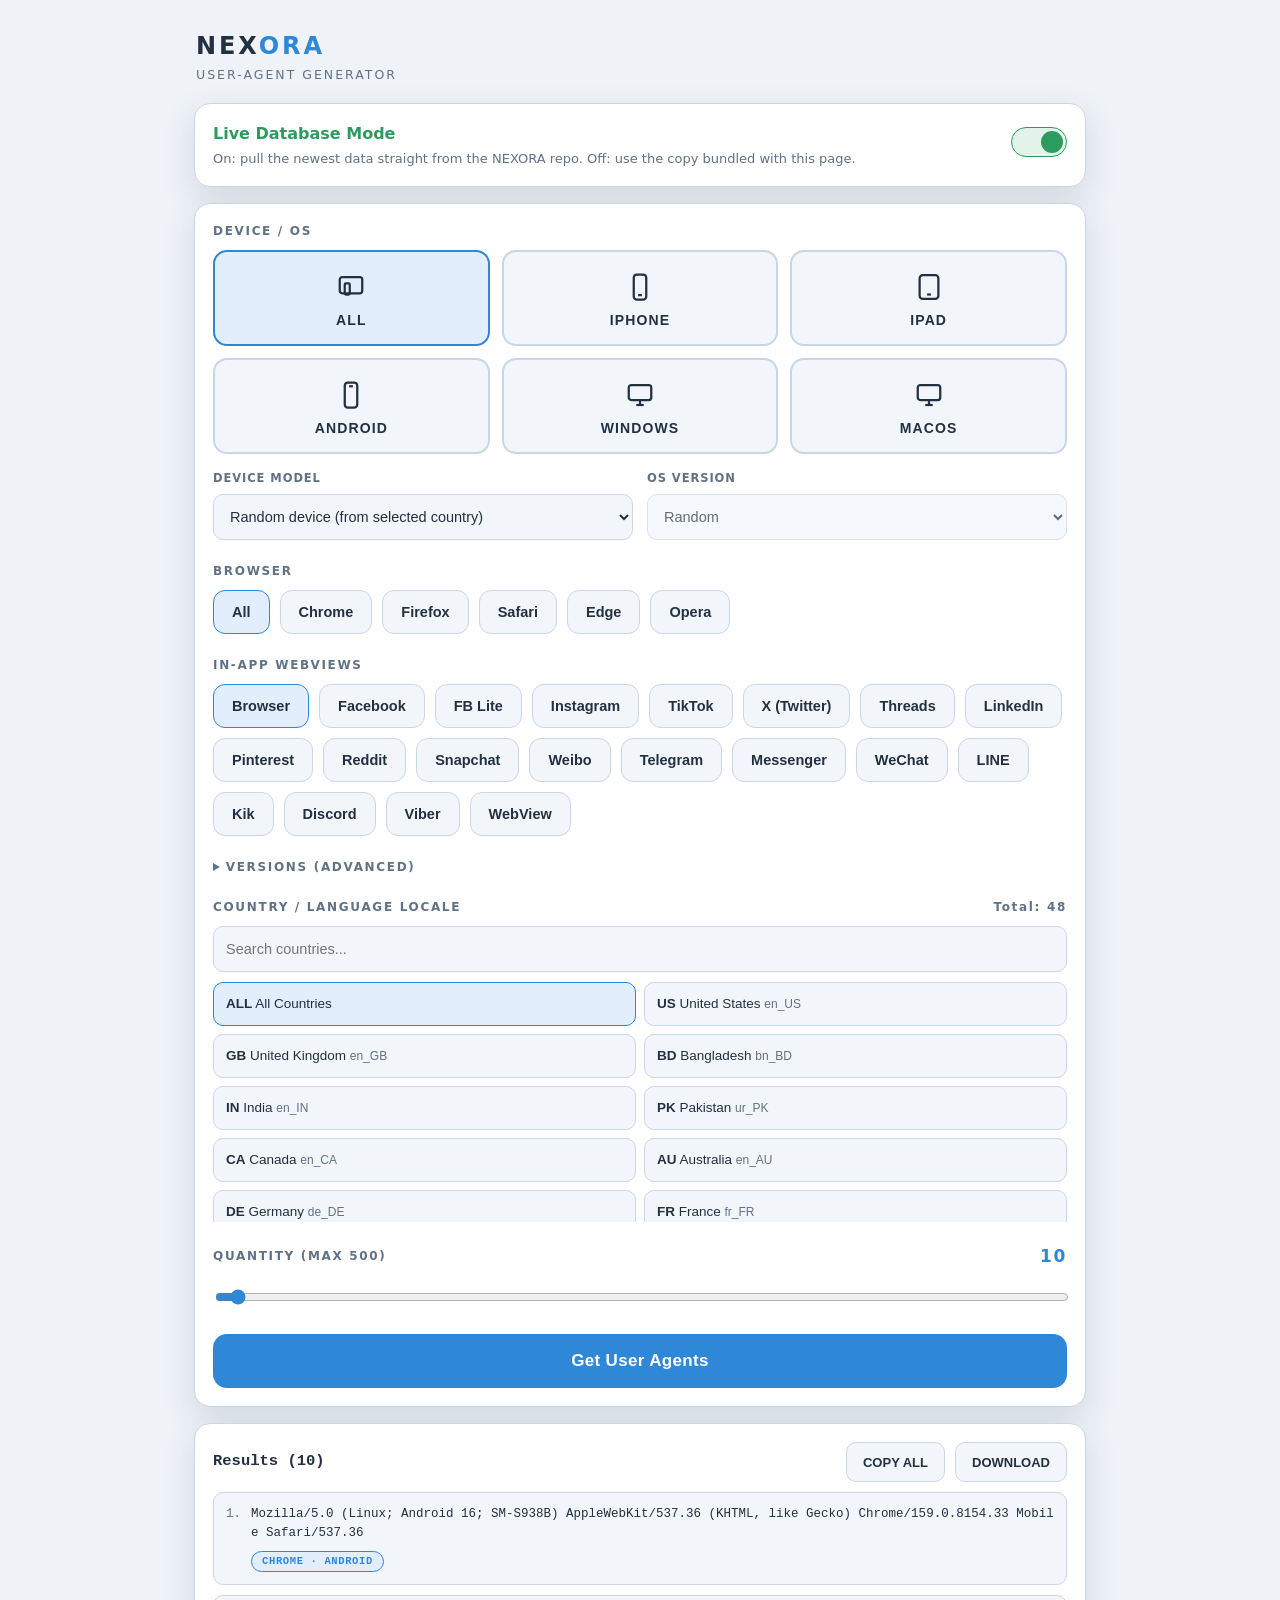
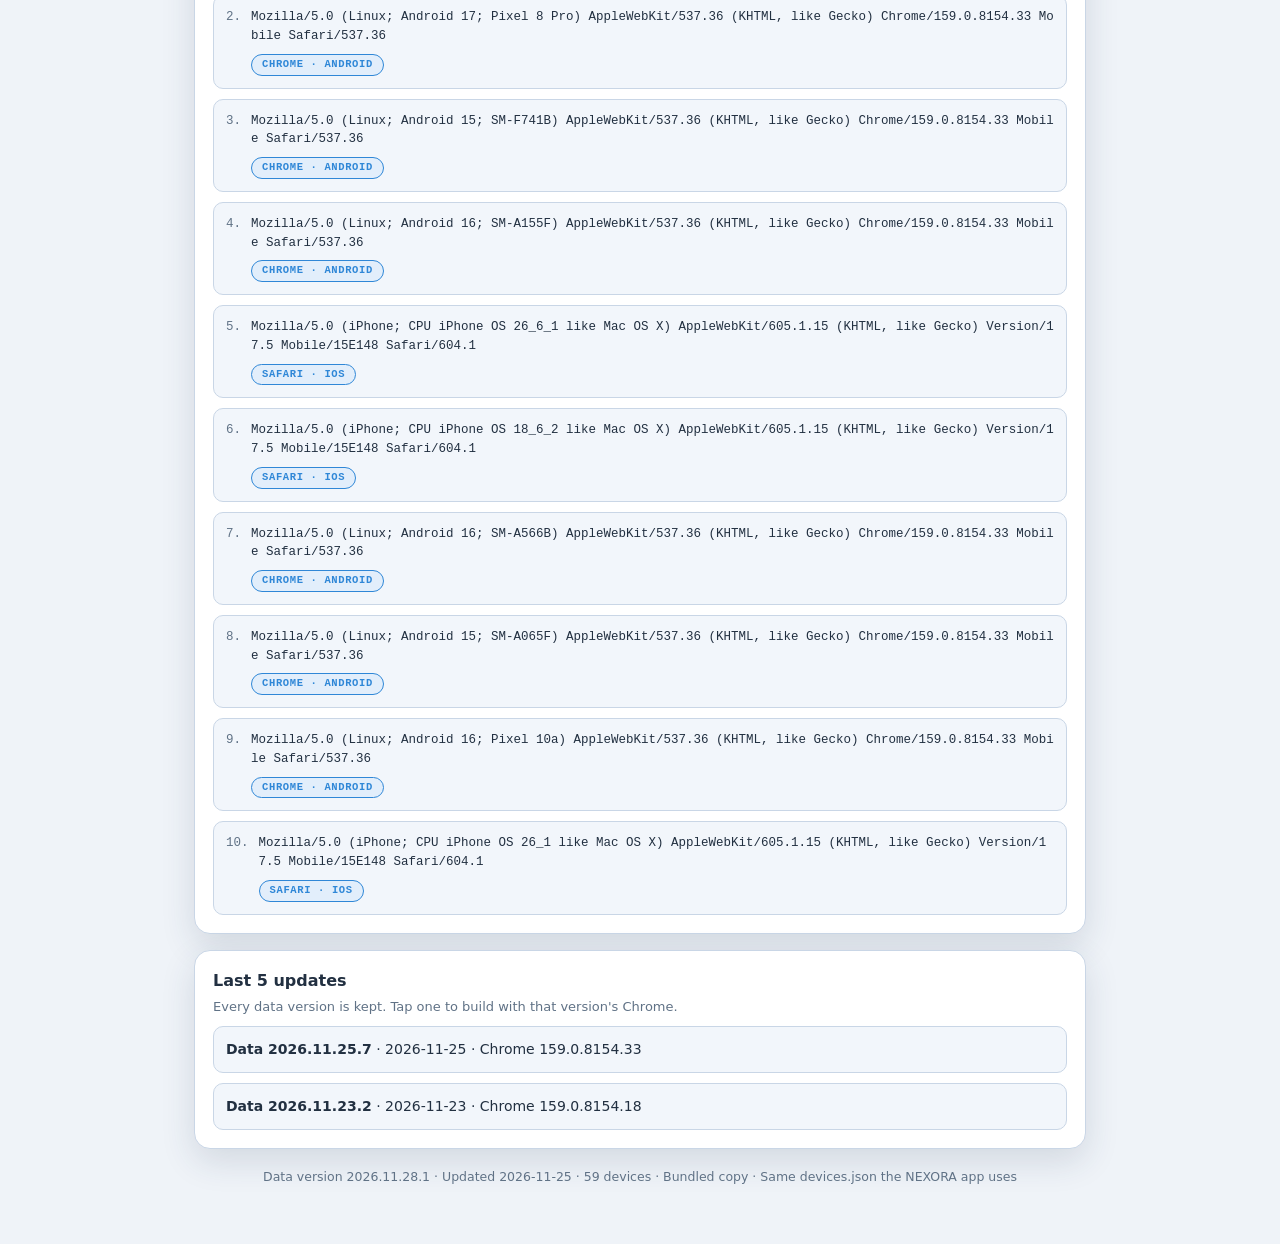
<file: web/generator-legacy.html>
<!DOCTYPE html>
<html lang="en">
<head>
<meta charset="utf-8">
<meta name="viewport" content="width=device-width, initial-scale=1">
<meta name="color-scheme" content="light dark">
<title>NEXORA - User-Agent Generator</title>
<style>
  /* Palette follows the reference tool: soft light theme, deep dark theme,
     switched automatically by the device (prefers-color-scheme). */
  :root {
    --bg: #eff3f8; --panel: #ffffff; --raised: #f2f6fb; --text: #223041;
    --muted: #607286; --line: #c9d6e6; --accent: #2f87d7; --accent-ink: #ffffff;
    --accent-soft: #e2eefb; --good: #2d9b5d; --good-soft: #e2f4e9;
    --shadow: 0 12px 34px rgba(33,55,88,.14);
  }
  @media (prefers-color-scheme: dark) {
    :root {
      --bg: #05070d; --panel: #0c0f19; --raised: #131826; --text: #e5edf6;
      --muted: #95a2b5; --line: #243043; --accent: #7eb9ff; --accent-ink: #0a1220;
      --accent-soft: #16283f; --good: #79bd93; --good-soft: #12291c;
      --shadow: 0 14px 44px rgba(0,0,0,.42);
    }
  }
  * { box-sizing: border-box; }
  body {
    margin: 0; background: var(--bg); color: var(--text);
    font-family: system-ui, -apple-system, "Segoe UI", Roboto, sans-serif;
    font-size: 16px; line-height: 1.5;
  }
  .wrap { max-width: 920px; margin: 0 auto; padding: 22px 14px 44px; }
  header { padding: 6px 2px 2px; }
  header h1 { margin: 0; font-size: 24px; letter-spacing: 0.12em; font-weight: 800; }
  header h1 span { color: var(--accent); }
  header p { margin: 2px 0 0; color: var(--muted); font-size: 12.5px; letter-spacing: 0.16em; }
  .card {
    background: var(--panel); border: 1px solid var(--line); border-radius: 16px;
    box-shadow: var(--shadow); padding: 18px; margin-top: 16px;
  }
  .section-label { font-size: 12px; letter-spacing: 0.14em; color: var(--muted); margin: 22px 0 10px; font-weight: 700; }
  .section-label:first-child { margin-top: 0; }
  .toggle-row { display: flex; align-items: center; justify-content: space-between; gap: 12px; }
  .toggle-row strong { color: var(--good); font-size: 16px; }
  .toggle-row p { margin: 3px 0 0; color: var(--muted); font-size: 13px; }
  .switch { position: relative; width: 56px; height: 30px; flex: none; }
  .switch input { opacity: 0; width: 0; height: 0; }
  .track {
    position: absolute; inset: 0; border-radius: 999px; background: var(--raised);
    border: 1px solid var(--line); transition: 0.2s; cursor: pointer;
  }
  .track:before {
    content: ""; position: absolute; width: 22px; height: 22px; border-radius: 50%;
    left: 3px; top: 3px; background: var(--muted); transition: 0.2s;
  }
  .switch input:checked + .track { background: var(--good-soft); border-color: var(--good); }
  .switch input:checked + .track:before { transform: translateX(26px); background: var(--good); }
  .platforms { display: grid; grid-template-columns: repeat(3, 1fr); gap: 12px; }
  .platform-card {
    background: var(--raised); border: 2px solid var(--line); border-radius: 14px;
    min-height: 96px; padding: 16px 8px 12px; text-align: center; cursor: pointer; color: var(--text);
    font-size: 14px; font-weight: 700; letter-spacing: 0.08em;
  }
  .platform-card svg { display: block; margin: 0 auto 10px; width: 30px; height: 30px; }
  .platform-on { border-color: var(--accent); background: var(--accent-soft); }
  .chips { display: flex; flex-wrap: wrap; gap: 10px; }
  .chip {
    background: var(--raised); border: 1.5px solid var(--line); color: var(--text);
    border-radius: 12px; min-height: 44px; padding: 10px 18px; font-size: 14.5px; font-weight: 600; cursor: pointer;
  }
  .chip-on { border-color: var(--accent); background: var(--accent-soft); }
  .chip-off { opacity: 0.35; cursor: not-allowed; }
  .grid2 { display: grid; grid-template-columns: 1fr 1fr; gap: 14px; }
  @media (max-width: 640px) { .grid2 { grid-template-columns: 1fr; } }
  label { display: block; font-size: 11.5px; color: var(--muted); margin-bottom: 6px; letter-spacing: 0.08em; font-weight: 700; }
  select, input[type="text"], input[type="search"] {
    width: 100%; height: 46px; border-radius: 10px; border: 1px solid var(--line);
    background: var(--raised); color: var(--text); padding: 0 12px; font-size: 14.5px;
  }
  details.advanced { margin-top: 22px; }
  details.advanced summary {
    cursor: pointer; font-size: 12px; letter-spacing: 0.14em; color: var(--muted); font-weight: 700;
  }
  details.advanced .grid2 { margin-top: 12px; }
  .countries { display: grid; grid-template-columns: 1fr 1fr; gap: 8px; max-height: 240px; overflow-y: auto; }
  @media (max-width: 640px) { .countries { grid-template-columns: 1fr; } }
  .country {
    background: var(--raised); border: 1.5px solid var(--line); color: var(--text);
    border-radius: 10px; min-height: 44px; padding: 10px 12px; font-size: 13.5px; text-align: left; cursor: pointer;
  }
  .country span { color: var(--muted); font-size: 12px; }
  .country-on { border-color: var(--accent); background: var(--accent-soft); }
  .qty-row { display: flex; align-items: center; justify-content: space-between; }
  .qty-val { color: var(--accent); font-weight: 700; font-size: 17px; }
  input[type="range"] { width: 100%; accent-color: var(--accent); height: 32px; }
  .get-btn {
    width: 100%; height: 54px; border: none; border-radius: 14px; margin-top: 14px;
    background: var(--accent); color: var(--accent-ink);
    font-size: 17px; font-weight: 700; cursor: pointer; letter-spacing: 0.02em;
  }
  .res-head { display: flex; align-items: center; gap: 10px; flex-wrap: wrap; }
  .res-head h2 { margin: 0; font-size: 15.5px; font-family: ui-monospace, Menlo, monospace; flex: 1; }
  .ghost {
    background: var(--raised); color: var(--text); border: 1px solid var(--line);
    border-radius: 10px; min-height: 40px; padding: 8px 16px; font-size: 13px; font-weight: 700; cursor: pointer;
  }
  .ua {
    display: flex; gap: 10px; background: var(--raised); border: 1px solid var(--line);
    border-radius: 10px; padding: 12px; margin-top: 10px;
    font-family: ui-monospace, Menlo, Consolas, monospace; font-size: 12.5px; line-height: 1.5;
  }
  .ua-num { color: var(--muted); flex: none; }
  .ua-body { word-break: break-all; }
  .ua-tags { margin-top: 8px; display: flex; gap: 6px; flex-wrap: wrap; }
  .tag {
    background: var(--accent-soft); color: var(--accent); border: 1px solid var(--accent);
    border-radius: 999px; padding: 2px 10px; font-size: 10.5px; font-weight: 700; letter-spacing: 0.06em;
  }
  .tag-loc { background: var(--good-soft); color: var(--good); border-color: var(--good); }
  .hist { cursor: pointer; font-family: inherit; font-size: 14px; }
  .muted { color: var(--muted); font-size: 13px; }
  .meta { text-align: center; color: var(--muted); font-size: 12.5px; margin-top: 18px; line-height: 1.6; }
  h2 { font-size: 16px; margin: 0 0 4px; }
  button:focus-visible, select:focus-visible, input:focus-visible, summary:focus-visible {
    outline: 2px solid var(--accent); outline-offset: 2px;
  }
</style>
</head>
<body>
<div class="wrap">
  <header>
    <h1>NEX<span>ORA</span></h1>
    <p>USER-AGENT GENERATOR</p>
  </header>

  <div class="card">
    <div class="toggle-row">
      <div>
        <strong>Live Database Mode</strong>
        <p>On: pull the newest data straight from the NEXORA repo. Off: use the copy bundled with this page.</p>
      </div>
      <label class="switch">
        <input type="checkbox" id="liveToggle" checked>
        <span class="track"></span>
      </label>
    </div>
  </div>

  <div class="card">
    <div class="section-label">DEVICE / OS</div>
    <div class="platforms">
      <button class="platform-card" data-platform="all">
        <svg viewBox="0 0 24 24" fill="none" stroke="currentColor" stroke-width="1.8" aria-hidden="true"><rect x="3" y="4" width="18" height="13" rx="2"/><rect x="7" y="9" width="4" height="9" rx="1"/></svg>
        ALL
      </button>
      <button class="platform-card" data-platform="iphone">
        <svg viewBox="0 0 24 24" fill="none" stroke="currentColor" stroke-width="1.8" aria-hidden="true"><rect x="7" y="2" width="10" height="20" rx="2.5"/><line x1="10.5" y1="18.5" x2="13.5" y2="18.5"/></svg>
        IPHONE
      </button>
      <button class="platform-card" data-platform="ipad">
        <svg viewBox="0 0 24 24" fill="none" stroke="currentColor" stroke-width="1.8" aria-hidden="true"><rect x="4.5" y="2.5" width="15" height="19" rx="2.5"/><line x1="10.5" y1="18" x2="13.5" y2="18"/></svg>
        IPAD
      </button>
      <button class="platform-card" data-platform="android">
        <svg viewBox="0 0 24 24" fill="none" stroke="currentColor" stroke-width="1.8" aria-hidden="true"><rect x="7" y="2" width="10" height="20" rx="2.5"/><line x1="10.5" y1="5" x2="13.5" y2="5"/></svg>
        ANDROID
      </button>
      <button class="platform-card" data-platform="windows">
        <svg viewBox="0 0 24 24" fill="none" stroke="currentColor" stroke-width="1.8" aria-hidden="true"><rect x="3" y="4" width="18" height="12" rx="2"/><line x1="9" y1="20" x2="15" y2="20"/><line x1="12" y1="16" x2="12" y2="20"/></svg>
        WINDOWS
      </button>
      <button class="platform-card" data-platform="macos">
        <svg viewBox="0 0 24 24" fill="none" stroke="currentColor" stroke-width="1.8" aria-hidden="true"><rect x="3" y="4" width="18" height="12" rx="2"/><line x1="9" y1="20" x2="15" y2="20"/><line x1="12" y1="16" x2="12" y2="20"/></svg>
        MACOS
      </button>
    </div>

    <div id="deviceRow">
      <div class="grid2" style="margin-top:16px">
        <div>
          <label for="device">DEVICE MODEL</label>
          <select id="device"></select>
        </div>
        <div>
          <label for="os">OS VERSION</label>
          <select id="os"></select>
        </div>
      </div>
    </div>

    <div class="section-label">BROWSER</div>
    <div class="chips" id="browserChips"></div>

    <div class="section-label">IN-APP WEBVIEWS</div>
    <div class="chips" id="appChips"></div>

    <details class="advanced">
      <summary>VERSIONS (ADVANCED)</summary>
      <div class="grid2">
        <div><label for="chrome">CHROME</label><input type="text" id="chrome"></div>
        <div><label for="firefoxVer">FIREFOX</label><input type="text" id="firefoxVer"></div>
        <div><label for="edgeVer">EDGE</label><input type="text" id="edgeVer"></div>
        <div><label for="operaVer">OPERA</label><input type="text" id="operaVer"></div>
        <div><label for="appVersion">APP VERSION</label><input type="text" id="appVersion"></div>
      </div>
    </details>

    <div class="section-label">COUNTRY / LANGUAGE LOCALE <span id="countryTotal" style="float:right"></span></div>
    <input type="search" id="countrySearch" placeholder="Search countries...">
    <div class="countries" id="countryGrid" style="margin-top:10px"></div>

    <div class="section-label qty-row"><span>QUANTITY (MAX 500)</span><span class="qty-val" id="qtyVal">10</span></div>
    <input type="range" id="qty" min="1" max="500" value="10">

    <button class="get-btn" id="getBtn">Get User Agents</button>
  </div>

  <div class="card">
    <div class="res-head">
      <h2 id="resCount">Results (0)</h2>
      <button class="ghost" id="copyAll">COPY ALL</button>
      <button class="ghost" id="download">DOWNLOAD</button>
    </div>
    <div id="output"></div>
  </div>

  <div class="card">
    <h2>Last 5 updates</h2>
    <p class="muted" style="margin:4px 0 6px">Every data version is kept. Tap one to build with that version's Chrome.</p>
    <div id="history"><p class="muted">Loading history...</p></div>
  </div>

  <p class="meta" id="metaLine">Loading device data...</p>
</div>
<script src="./generator-legacy.js"></script>
</body>
</html>
</file>
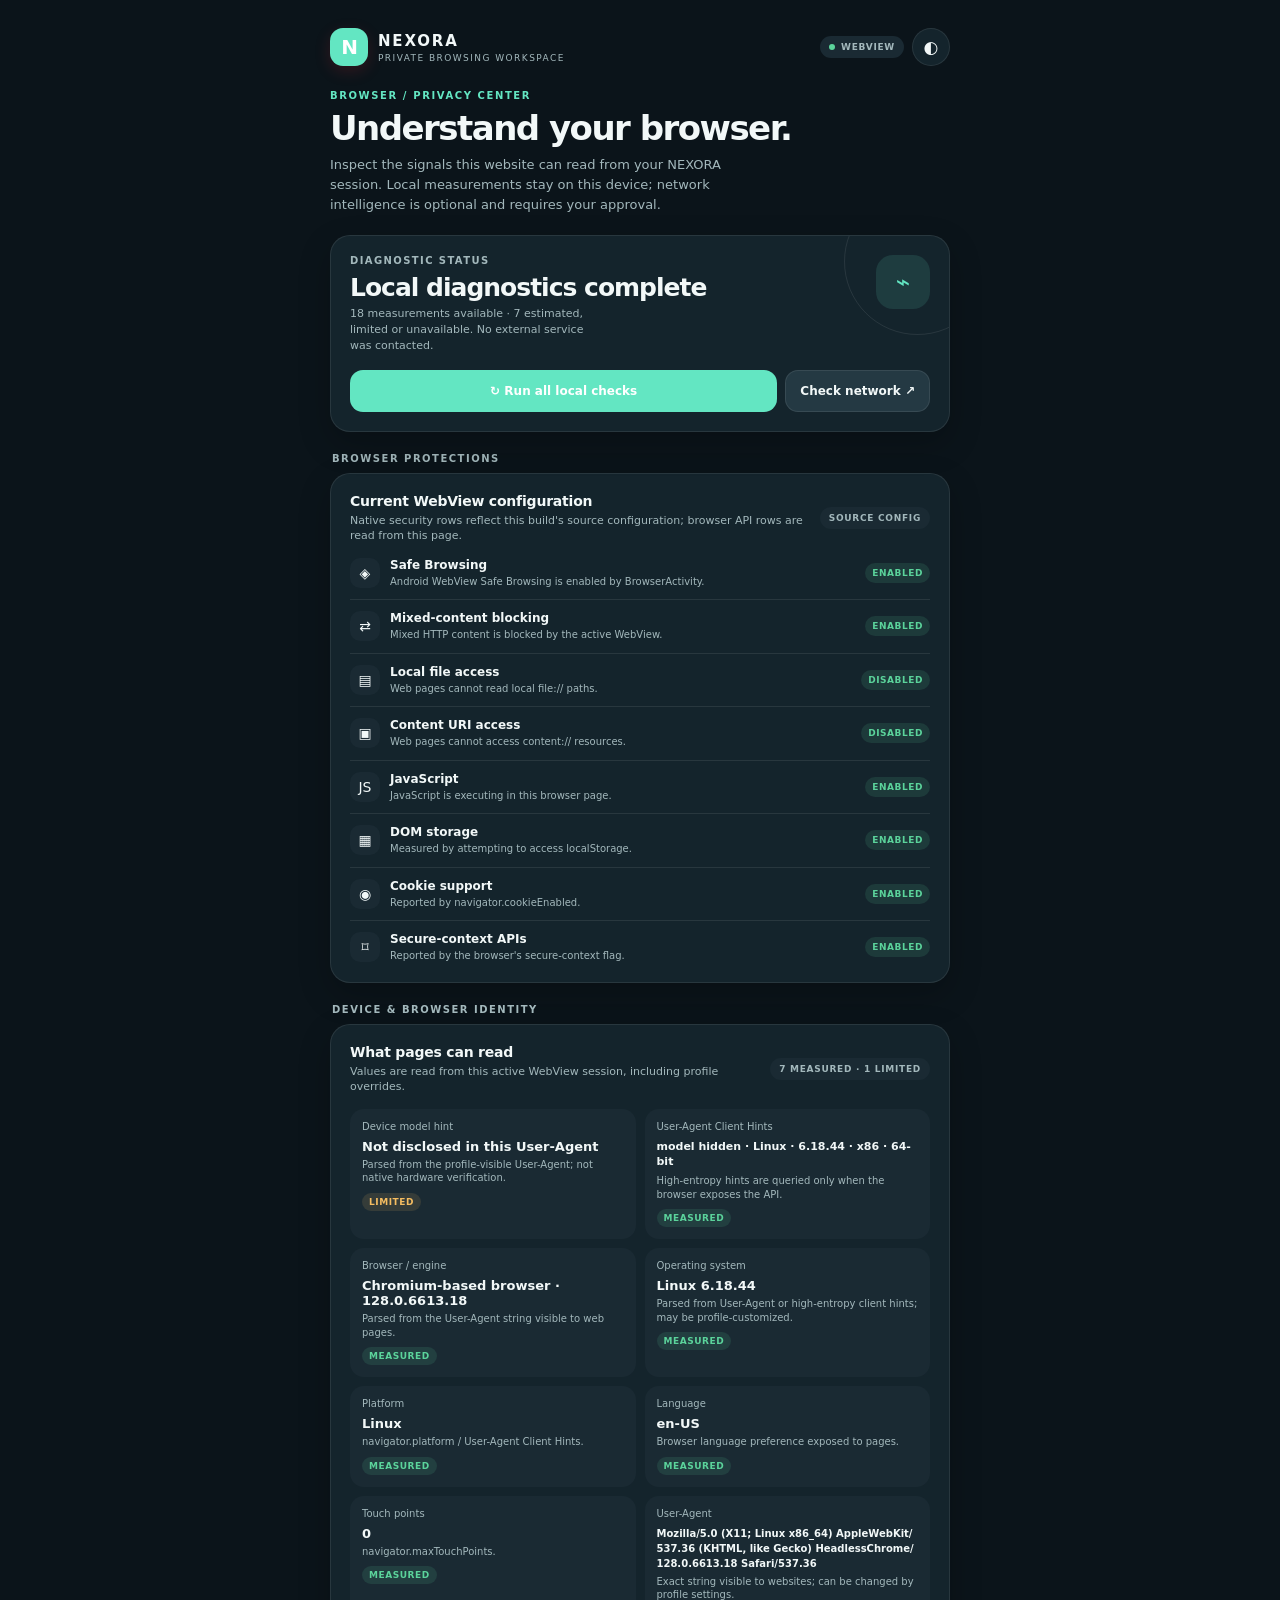
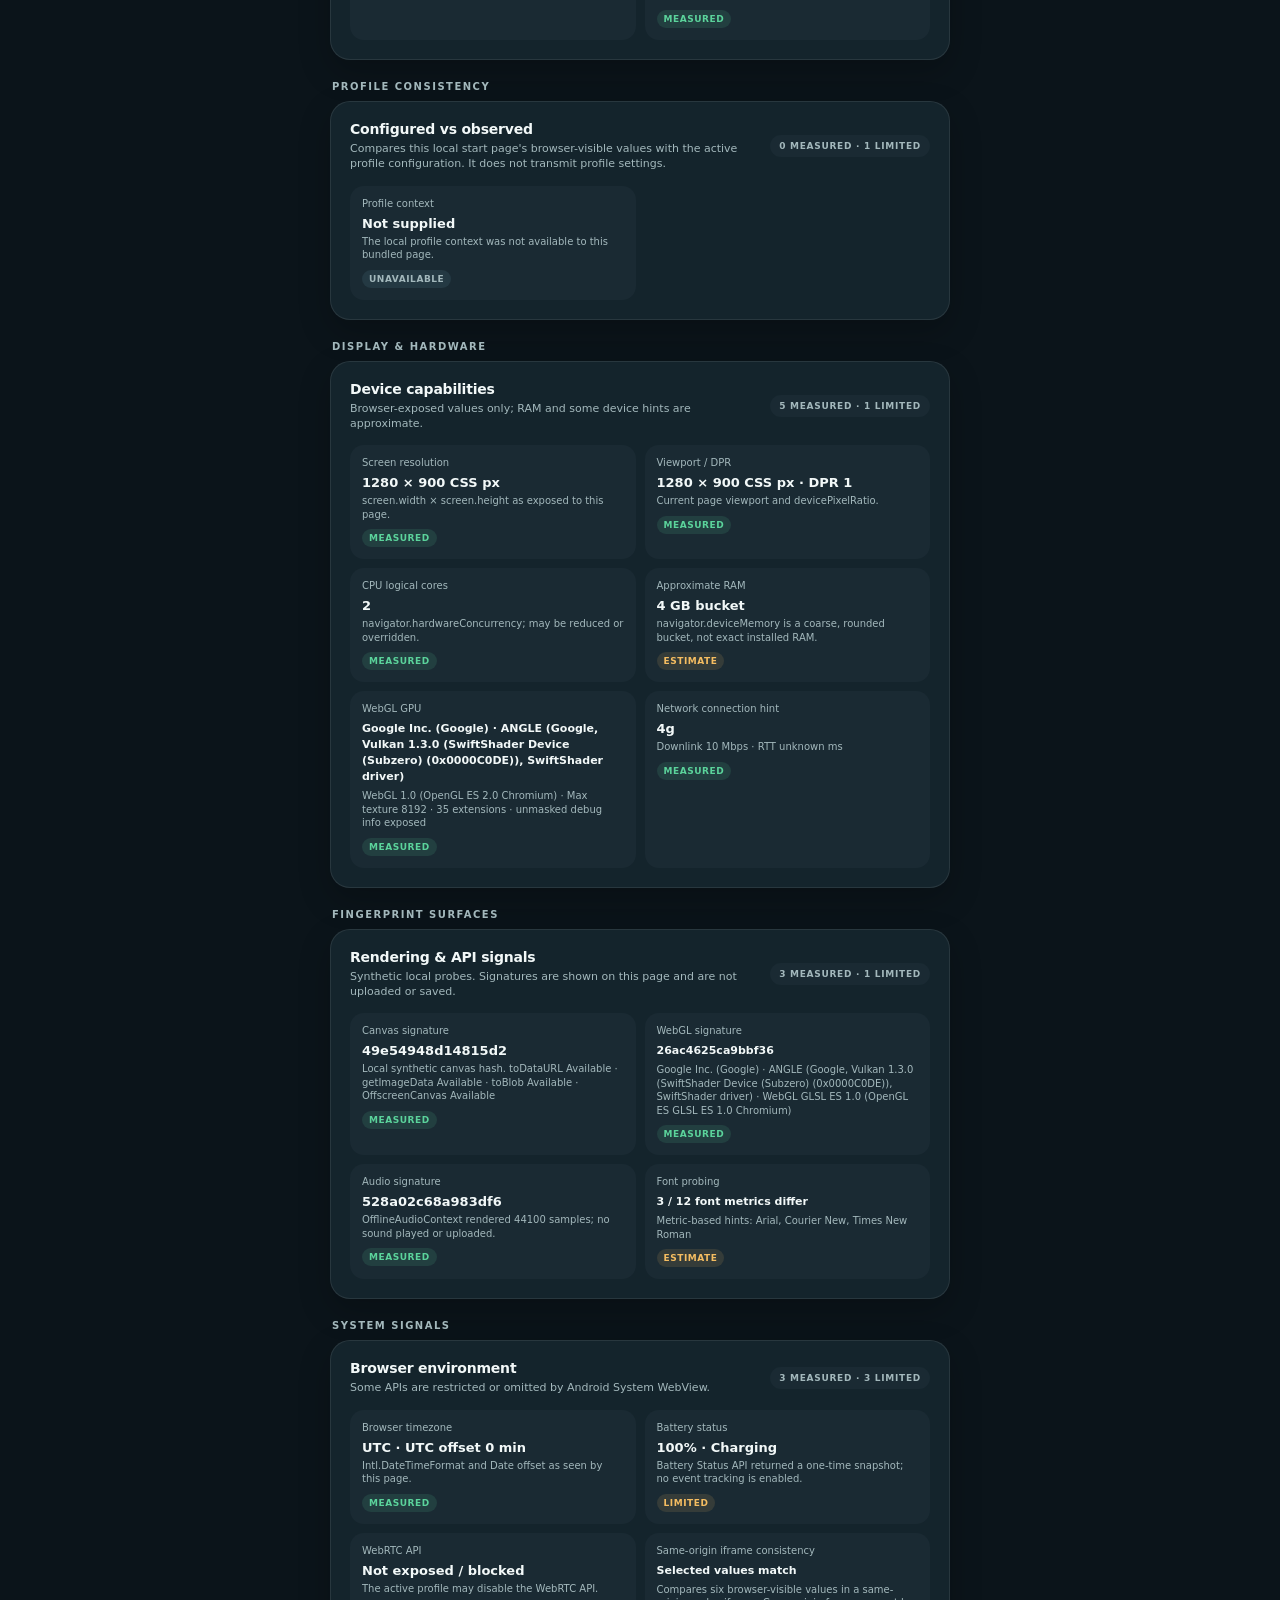
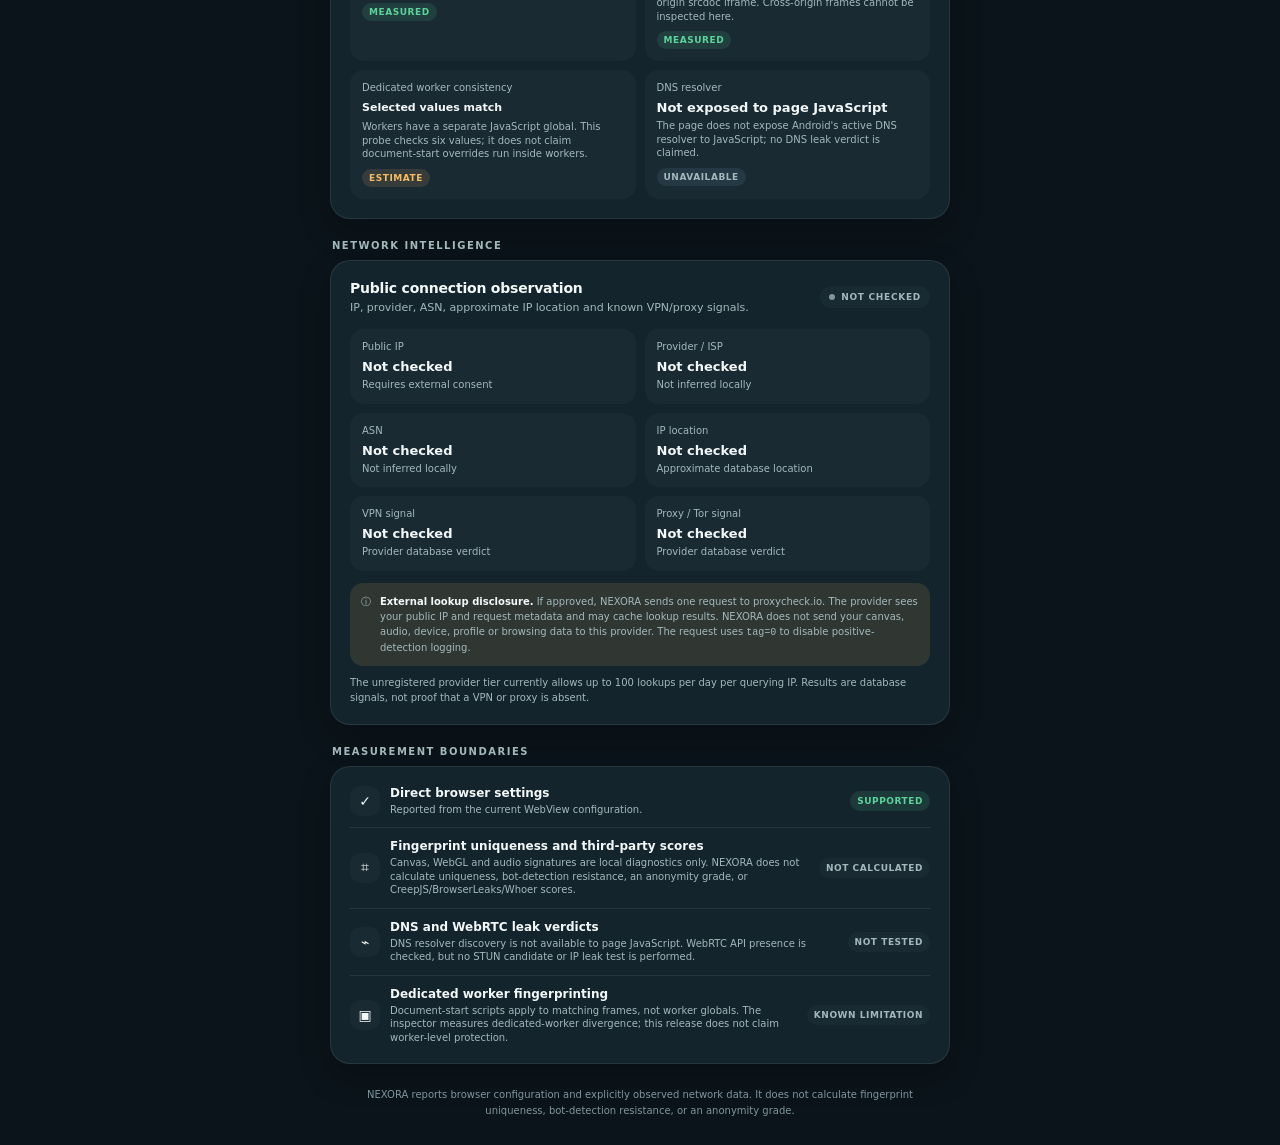
<file: app/src/main/assets/newtab.html>
<!doctype html>
<html lang="en" data-theme="dark">
<head>
  <meta charset="utf-8">
  <meta name="viewport" content="width=device-width,initial-scale=1,viewport-fit=cover">
  <meta name="color-scheme" content="dark light">
  <meta name="theme-color" content="#0b141a">
  <title>NEXORA · New tab</title>
  <style>
    :root {
      color-scheme: dark;
      --bg:#0b141a; --surface:#14242c; --surface-2:#1a2a33; --surface-3:#243943;
      --text:#f2f8f8; --muted:#a3b8bc; --faint:#7f969c; --line:rgba(255,255,255,.085);
      --red:#63e6c2; --red-soft:rgba(99,230,194,.12); --good:#5bd39b; --good-soft:rgba(91,211,155,.12);
      --warn:#f5bd61; --warn-soft:rgba(245,189,97,.12); --bad:#ff7b86;
      --radius:20px; --shadow:0 12px 32px rgba(0,0,0,.22);
    }
    html[data-theme="light"] {
      color-scheme:light;
      --bg:#f3f7f8; --surface:#ffffff; --surface-2:#eaf1f2; --surface-3:#dce7e8;
      --text:#14252b; --muted:#64777d; --faint:#87999e; --line:rgba(20,37,43,.09);
      --red:#087f73; --red-soft:rgba(8,127,115,.09); --good:#168653; --good-soft:rgba(22,134,83,.09);
      --warn:#9b650d; --warn-soft:rgba(155,101,13,.10); --bad:#c42e40;
      --shadow:0 10px 28px rgba(20,20,25,.07);
    }
    *{box-sizing:border-box}
    html,body{margin:0;min-height:100%;background:var(--bg);color:var(--text);font-family:Inter,Roboto,"Segoe UI",system-ui,sans-serif}
    body{padding:calc(18px + env(safe-area-inset-top)) 16px 28px;}
    button{font:inherit}
    .shell{width:100%;max-width:620px;margin:0 auto}
    .top{display:flex;align-items:center;justify-content:space-between;gap:12px;margin-bottom:24px}
    .brand{display:flex;align-items:center;gap:10px;min-width:0}
    .mark{width:38px;height:38px;border-radius:13px;background:var(--red);display:grid;place-items:center;color:white;font-weight:800;font-size:20px;letter-spacing:-1px;box-shadow:0 5px 16px rgba(217,47,53,.18)}
    .brand-name{font-size:15px;font-weight:800;letter-spacing:.12em}
    .brand-sub{font-size:9px;letter-spacing:.16em;color:var(--muted);margin-top:3px}
    .top-actions{display:flex;align-items:center;gap:8px}
    .icon-btn{width:38px;height:38px;border:1px solid var(--line);background:var(--surface);border-radius:50%;color:var(--text);display:grid;place-items:center;font-size:17px}
    .eyebrow{font-size:10px;font-weight:700;letter-spacing:.16em;color:var(--red);text-transform:uppercase}
    h1{font-size:clamp(25px,7vw,34px);line-height:1.08;letter-spacing:-.045em;margin:9px 0 8px;font-weight:750}
    .intro{color:var(--muted);font-size:13px;line-height:1.55;margin:0 0 20px;max-width:440px}
    .panel{background:var(--surface);border:1px solid var(--line);border-radius:var(--radius);padding:16px;margin-bottom:13px;box-shadow:var(--shadow)}
    .panel-head{display:flex;align-items:center;justify-content:space-between;gap:12px;margin-bottom:14px}
    .panel-title{font-size:14px;font-weight:700;letter-spacing:-.015em}
    .panel-sub{font-size:11px;color:var(--muted);margin-top:4px;line-height:1.4}
    .pill{display:inline-flex;align-items:center;gap:6px;padding:6px 9px;border-radius:999px;background:var(--surface-2);color:var(--muted);font-size:9px;font-weight:700;letter-spacing:.08em;text-transform:uppercase;white-space:nowrap}
    .dot{width:6px;height:6px;border-radius:50%;background:var(--faint);display:inline-block}
    .dot.good{background:var(--good)} .dot.warn{background:var(--warn)} .dot.bad{background:var(--bad)}
    .hero{padding:17px;position:relative;overflow:hidden}
    .hero:after{content:"";position:absolute;right:-42px;top:-48px;width:145px;height:145px;border:1px solid var(--line);border-radius:50%;pointer-events:none}
    .hero-row{display:flex;align-items:flex-start;justify-content:space-between;gap:12px}
    .hero-label{font-size:10px;letter-spacing:.14em;text-transform:uppercase;color:var(--muted);font-weight:700}
    .hero-value{font-size:25px;font-weight:750;letter-spacing:-.04em;margin-top:7px}
    .hero-caption{font-size:11px;color:var(--muted);margin-top:4px;line-height:1.45;max-width:250px}
    .hero-icon{width:54px;height:54px;border-radius:17px;background:var(--red-soft);color:var(--red);display:grid;place-items:center;font-size:24px;flex-shrink:0}
    .hero-actions{display:flex;gap:8px;margin-top:16px}
    .btn{border:0;border-radius:13px;padding:12px 14px;font-size:12px;font-weight:700;display:inline-flex;align-items:center;justify-content:center;gap:7px;min-height:42px}
    .btn-primary{background:var(--red);color:white;flex:1}
    .btn-secondary{background:var(--surface-3);color:var(--text);border:1px solid var(--line)}
    .btn:active,.icon-btn:active{transform:scale(.98)}
    .grid{display:grid;grid-template-columns:1fr 1fr;gap:9px}
    .metric{padding:12px;border-radius:14px;background:var(--surface-2);min-width:0}
    .metric-label{font-size:10px;color:var(--muted);margin-bottom:7px}
    .metric-value{font-size:13px;font-weight:700;overflow-wrap:anywhere}
    .metric-note{font-size:10px;color:var(--muted);margin-top:4px;line-height:1.35}
    .check-list{display:flex;flex-direction:column;gap:0}
    .check{display:flex;align-items:center;gap:10px;padding:11px 0;border-bottom:1px solid var(--line)}
    .check:last-child{border-bottom:0;padding-bottom:0}
    .check:first-child{padding-top:0}
    .check-icon{width:30px;height:30px;border-radius:10px;background:var(--surface-2);display:grid;place-items:center;font-size:14px;flex-shrink:0}
    .check-copy{flex:1;min-width:0}
    .check-name{font-size:12px;font-weight:650}
    .check-desc{font-size:10px;color:var(--muted);margin-top:3px;line-height:1.35}
    .status{font-size:9px;font-weight:800;letter-spacing:.06em;text-transform:uppercase;padding:5px 7px;border-radius:999px;background:var(--surface-2);color:var(--muted);white-space:nowrap}
    .status.good{background:var(--good-soft);color:var(--good)}
    .status.warn{background:var(--warn-soft);color:var(--warn)}
    .status.bad{background:rgba(255,123,134,.12);color:var(--bad)}
    .network-value{font-family:ui-monospace,SFMono-Regular,Menlo,monospace;font-size:13px;font-weight:650;overflow-wrap:anywhere}
    .notice{display:flex;gap:9px;padding:11px;border-radius:13px;background:var(--warn-soft);color:var(--muted);font-size:10px;line-height:1.5;margin-top:12px}
    .notice strong{color:var(--text)}
    .section-kicker{font-size:10px;color:var(--muted);font-weight:750;letter-spacing:.15em;text-transform:uppercase;margin:21px 2px 9px}
    .footnote{font-size:10px;color:var(--faint);line-height:1.55;text-align:center;padding:10px 12px 0}
    .overlay{position:fixed;inset:0;background:rgba(0,0,0,.68);display:flex;align-items:flex-end;justify-content:center;padding:16px;z-index:10}
    .overlay[hidden]{display:none}
    .sheet{width:100%;max-width:560px;background:var(--surface);border:1px solid var(--line);border-radius:24px;padding:19px;box-shadow:0 20px 70px rgba(0,0,0,.4)}
    .sheet h2{font-size:19px;margin:0 0 8px;letter-spacing:-.03em}
    .sheet p{font-size:12px;line-height:1.6;color:var(--muted);margin:0 0 13px}
    .sheet-actions{display:flex;gap:8px;margin-top:16px}
    .sheet-actions .btn{flex:1}
    .loading{display:inline-block;width:12px;height:12px;border:2px solid var(--line);border-top-color:var(--red);border-radius:50%;animation:spin .8s linear infinite}
    @keyframes spin{to{transform:rotate(360deg)}}

    .metric-state{display:inline-flex;align-items:center;margin-top:8px;padding:4px 7px;border-radius:999px;background:var(--surface-3);color:var(--muted);font-size:9px;font-weight:800;letter-spacing:.06em;text-transform:uppercase}
    .metric-state.good{background:var(--good-soft);color:var(--good)}
    .metric-state.warn{background:var(--warn-soft);color:var(--warn)}
    .metric-state.bad{background:rgba(255,123,134,.12);color:var(--bad)}
    .metric-value.long{font-size:10px;line-height:1.5;font-weight:550;word-break:break-all}
    .metric-value.medium{font-size:11px;line-height:1.45;word-break:break-word}
    .diagnostic-grid{display:grid;grid-template-columns:1fr 1fr;gap:9px}
    .network-grid{display:grid;grid-template-columns:1fr 1fr;gap:9px}
    .network-disclosure{margin-top:12px}
    .muted-inline{color:var(--muted);font-size:10px;line-height:1.5}
    .section-actions{display:flex;align-items:center;gap:8px}
    .section-actions .pill{flex-shrink:0}
    @media(max-width:360px){.diagnostic-grid,.network-grid{grid-template-columns:1fr}.hero-actions{flex-wrap:wrap}.hero-actions .btn{flex:1 1 100%}}
    @media(min-width:600px){body{padding-top:28px}.panel{padding:19px}}
    @media(prefers-reduced-motion:reduce){*,*::before,*::after{animation-duration:.01ms!important;transition-duration:.01ms!important;scroll-behavior:auto!important}}
  </style>
</head>
<body>
  <div class="shell">
    <header class="top">
      <div class="brand">
        <div class="mark">N</div>
        <div><div class="brand-name">NEXORA</div><div class="brand-sub">PRIVATE BROWSING WORKSPACE</div></div>
      </div>
      <div class="top-actions">
        <span class="pill"><span class="dot good"></span> WEBVIEW</span>
        <button class="icon-btn" id="themeToggle" type="button" aria-label="Toggle theme">◐</button>
      </div>
    </header>

    <div class="eyebrow">BROWSER / PRIVACY CENTER</div>
    <h1>Understand your browser.</h1>
    <p class="intro">Inspect the signals this website can read from your NEXORA session. Local measurements stay on this device; network intelligence is optional and requires your approval.</p>

    <section class="panel hero">
      <div class="hero-row">
        <div>
          <div class="hero-label">Diagnostic status</div>
          <div class="hero-value" id="overallStatus">Ready to check</div>
          <div class="hero-caption" id="overallCaption">Local browser checks can run without contacting an external service.</div>
        </div>
        <div class="hero-icon" aria-hidden="true">⌁</div>
      </div>
      <div class="hero-actions">
        <button class="btn btn-primary" id="runLocal" type="button">↻ Run all local checks</button>
        <button class="btn btn-secondary" id="checkNetwork" type="button">Check network ↗</button>
      </div>
    </section>

    <div class="section-kicker">Browser protections</div>
    <section class="panel">
      <div class="panel-head">
        <div><div class="panel-title">Current WebView configuration</div><div class="panel-sub">Native security rows reflect this build's source configuration; browser API rows are read from this page.</div></div>
        <span class="pill" id="localUpdated">NOT RUN</span>
      </div>
      <div class="check-list" id="localChecks">
        <div class="check"><div class="check-icon">◌</div><div class="check-copy"><div class="check-name">Waiting for measurements</div><div class="check-desc">Run local checks to inspect this browser session.</div></div><span class="status">Pending</span></div>
      </div>
    </section>

    <div class="section-kicker">Device & browser identity</div>
    <section class="panel">
      <div class="panel-head">
        <div><div class="panel-title">What pages can read</div><div class="panel-sub">Values are read from this active WebView session, including profile overrides.</div></div>
        <span class="pill" id="identityStatus">PENDING</span>
      </div>
      <div class="diagnostic-grid" id="identityChecks"></div>
    </section>

    <div class="section-kicker">Profile consistency</div>
    <section class="panel">
      <div class="panel-head">
        <div><div class="panel-title">Configured vs observed</div><div class="panel-sub">Compares this local start page's browser-visible values with the active profile configuration. It does not transmit profile settings.</div></div>
        <span class="pill" id="profileConsistencyStatus">PENDING</span>
      </div>
      <div class="diagnostic-grid" id="profileConsistencyChecks"></div>
    </section>

    <div class="section-kicker">Display & hardware</div>
    <section class="panel">
      <div class="panel-head">
        <div><div class="panel-title">Device capabilities</div><div class="panel-sub">Browser-exposed values only; RAM and some device hints are approximate.</div></div>
        <span class="pill" id="hardwareStatus">PENDING</span>
      </div>
      <div class="diagnostic-grid" id="hardwareChecks"></div>
    </section>

    <div class="section-kicker">Fingerprint surfaces</div>
    <section class="panel">
      <div class="panel-head">
        <div><div class="panel-title">Rendering & API signals</div><div class="panel-sub">Synthetic local probes. Signatures are shown on this page and are not uploaded or saved.</div></div>
        <span class="pill" id="fingerprintStatus">PENDING</span>
      </div>
      <div class="diagnostic-grid" id="fingerprintChecks"></div>
    </section>

    <div class="section-kicker">System signals</div>
    <section class="panel">
      <div class="panel-head">
        <div><div class="panel-title">Browser environment</div><div class="panel-sub">Some APIs are restricted or omitted by Android System WebView.</div></div>
        <span class="pill" id="systemStatus">PENDING</span>
      </div>
      <div class="diagnostic-grid" id="systemChecks"></div>
    </section>

    <div class="section-kicker">Network intelligence</div>
    <section class="panel">
      <div class="panel-head">
        <div><div class="panel-title">Public connection observation</div><div class="panel-sub">IP, provider, ASN, approximate IP location and known VPN/proxy signals.</div></div>
        <span class="pill" id="networkStatus"><span class="dot"></span> NOT CHECKED</span>
      </div>
      <div class="network-grid" id="networkResults">
        <div class="metric"><div class="metric-label">Public IP</div><div class="metric-value">Not checked</div><div class="metric-note">Requires external consent</div></div>
        <div class="metric"><div class="metric-label">Provider / ISP</div><div class="metric-value">Not checked</div><div class="metric-note">Not inferred locally</div></div>
        <div class="metric"><div class="metric-label">ASN</div><div class="metric-value">Not checked</div><div class="metric-note">Not inferred locally</div></div>
        <div class="metric"><div class="metric-label">IP location</div><div class="metric-value">Not checked</div><div class="metric-note">Approximate database location</div></div>
        <div class="metric"><div class="metric-label">VPN signal</div><div class="metric-value">Not checked</div><div class="metric-note">Provider database verdict</div></div>
        <div class="metric"><div class="metric-label">Proxy / Tor signal</div><div class="metric-value">Not checked</div><div class="metric-note">Provider database verdict</div></div>
      </div>
      <div class="notice network-disclosure"><span>ⓘ</span><div><strong>External lookup disclosure.</strong> If approved, NEXORA sends one request to proxycheck.io. The provider sees your public IP and request metadata and may cache lookup results. NEXORA does not send your canvas, audio, device, profile or browsing data to this provider. The request uses <code>tag=0</code> to disable positive-detection logging.</div></div>
      <div class="muted-inline" style="margin-top:9px">The unregistered provider tier currently allows up to 100 lookups per day per querying IP. Results are database signals, not proof that a VPN or proxy is absent.</div>
    </section>

    <div class="section-kicker">Measurement boundaries</div>
    <section class="panel">
      <div class="check-list">
        <div class="check"><div class="check-icon">✓</div><div class="check-copy"><div class="check-name">Direct browser settings</div><div class="check-desc">Reported from the current WebView configuration.</div></div><span class="status good">Supported</span></div>
        <div class="check"><div class="check-icon">⌗</div><div class="check-copy"><div class="check-name">Fingerprint uniqueness and third-party scores</div><div class="check-desc">Canvas, WebGL and audio signatures are local diagnostics only. NEXORA does not calculate uniqueness, bot-detection resistance, an anonymity grade, or CreepJS/BrowserLeaks/Whoer scores.</div></div><span class="status">Not calculated</span></div>
        <div class="check"><div class="check-icon">⌁</div><div class="check-copy"><div class="check-name">DNS and WebRTC leak verdicts</div><div class="check-desc">DNS resolver discovery is not available to page JavaScript. WebRTC API presence is checked, but no STUN candidate or IP leak test is performed.</div></div><span class="status">Not tested</span></div>
        <div class="check"><div class="check-icon">▣</div><div class="check-copy"><div class="check-name">Dedicated worker fingerprinting</div><div class="check-desc">Document-start scripts apply to matching frames, not worker globals. The inspector measures dedicated-worker divergence; this release does not claim worker-level protection.</div></div><span class="status">Known limitation</span></div>
      </div>
    </section>

    <div class="footnote">NEXORA reports browser configuration and explicitly observed network data. It does not calculate fingerprint uniqueness, bot-detection resistance, or an anonymity grade.</div>
  </div>

  <div class="overlay" id="consentOverlay" hidden role="dialog" aria-modal="true" aria-labelledby="consentTitle">
    <div class="sheet">
      <div class="eyebrow">OPTIONAL NETWORK INTELLIGENCE</div>
      <h2 id="consentTitle">Check your public connection?</h2>
      <p>NEXORA will make one HTTPS request to <strong>proxycheck.io</strong> for your public IP, network provider, ASN, approximate IP location and available VPN/proxy/Tor database signals. The provider receives your public IP and request metadata.</p>
      <p>The request includes <strong>tag=0</strong> to disable positive-detection logging. The provider may still process or cache the lookup. NEXORA does not send local fingerprint measurements, profile credentials or browsing history. The result is displayed in this page only.</p>
      <p>The no-key tier is limited to 100 lookups per day per querying IP. Detection databases can miss residential/mobile proxies and cannot guarantee a clean result. Cancel to run local checks only.</p>
      <div class="sheet-actions">
        <button class="btn btn-secondary" id="consentCancel" type="button">Cancel</button>
        <button class="btn btn-primary" id="consentAllow" type="button">Allow this session</button>
      </div>
    </div>
  </div>

  <!-- NEXORA_PROFILE_CONTEXT -->

  <script>
    (function () {
      "use strict";
      const $ = (id) => document.getElementById(id);
      const localChecks = $("localChecks");
      const runButton = $("runLocal");
      const networkButton = $("checkNetwork");
      const nativeSettings = [
        {key:"safeBrowsing", icon:"◈", value:true, detail:"Android WebView Safe Browsing is enabled by BrowserActivity."},
        {key:"mixedContent", icon:"⇄", value:true, detail:"Mixed HTTP content is blocked by the active WebView."},
        {key:"fileAccess", icon:"▤", value:false, detail:"Web pages cannot read local file:// paths."},
        {key:"contentAccess", icon:"▣", value:false, detail:"Web pages cannot access content:// resources."},
        {key:"javascript", icon:"JS", value:!!window.navigator, detail:"JavaScript is executing in this browser page."},
        {key:"domStorage", icon:"▦", value:storageAvailable(), detail:"Measured by attempting to access localStorage."},
        {key:"cookies", icon:"◉", value:!!navigator.cookieEnabled, detail:"Reported by navigator.cookieEnabled."},
        {key:"secureContext", icon:"⌑", value:!!window.isSecureContext, detail:"Reported by the browser's secure-context flag."}
      ];
      const labels = {
        safeBrowsing:"Safe Browsing",
        mixedContent:"Mixed-content blocking",
        fileAccess:"Local file access",
        contentAccess:"Content URI access",
        javascript:"JavaScript",
        domStorage:"DOM storage",
        cookies:"Cookie support",
        secureContext:"Secure-context APIs"
      };

      function storageAvailable() {
        try { return !!window.localStorage; } catch (_) { return false; }
      }

      function stateClass(state) {
        if (state === "MEASURED") return "good";
        if (state === "ESTIMATE" || state === "LIMITED") return "warn";
        if (state === "ERROR") return "bad";
        return "";
      }

      function makeMetric(item) {
        const card = document.createElement("div");
        card.className = "metric";
        const label = document.createElement("div");
        label.className = "metric-label";
        label.textContent = item.label;
        const value = document.createElement("div");
        value.className = "metric-value";
        if (item.long) value.classList.add("long");
        else if (item.medium) value.classList.add("medium");
        value.textContent = item.value == null || item.value === "" ? "Unavailable" : String(item.value);
        const note = document.createElement("div");
        note.className = "metric-note";
        note.textContent = item.note || "";
        const state = document.createElement("span");
        state.className = "metric-state " + stateClass(item.state || "UNAVAILABLE");
        state.textContent = item.state || "UNAVAILABLE";
        card.append(label, value, note, state);
        return card;
      }

      function renderMetricGroup(id, items, statusId) {
        const target = $(id);
        target.replaceChildren();
        items.forEach((item) => target.appendChild(makeMetric(item)));
        const measured = items.filter((item) => item.state === "MEASURED").length;
        const estimates = items.filter((item) => item.state === "ESTIMATE").length;
        const limited = items.filter((item) => item.state === "LIMITED").length;
        const unavailable = items.filter((item) => item.state === "UNAVAILABLE" || item.state === "ERROR").length;
        $(statusId).textContent = measured + " MEASURED · " + (estimates + limited + unavailable) + " LIMITED";
      }

      function renderNativeChecks() {
        localChecks.replaceChildren();
        nativeSettings.forEach((item) => {
          const row = document.createElement("div");
          row.className = "check";
          const accessDisabledIsGood = item.key === "fileAccess" || item.key === "contentAccess";
          const isGood = accessDisabledIsGood ? !item.value : item.value;
          const statusClassName = isGood ? "good" : "warn";
          const statusText = accessDisabledIsGood
            ? (item.value ? "Enabled" : "Disabled")
            : (item.value ? "Enabled" : "Unavailable");
          const icon = document.createElement("div");
          icon.className = "check-icon";
          icon.textContent = item.icon;
          const copy = document.createElement("div");
          copy.className = "check-copy";
          const name = document.createElement("div");
          name.className = "check-name";
          name.textContent = labels[item.key];
          const desc = document.createElement("div");
          desc.className = "check-desc";
          desc.textContent = item.detail;
          copy.append(name, desc);
          const status = document.createElement("span");
          status.className = "status " + statusClassName;
          status.textContent = statusText;
          row.append(icon, copy, status);
          localChecks.appendChild(row);
        });
        $("localUpdated").textContent = "SOURCE CONFIG";
      }

      function parseBrowser(ua) {
        let match;
        if ((match = ua.match(/EdgA?\/([\d.]+)/i))) return {name:"Microsoft Edge", version:match[1]};
        if ((match = ua.match(/OPR\/([\d.]+)/i))) return {name:"Opera", version:match[1]};
        if ((match = ua.match(/Chrome\/([\d.]+)/i))) {
          const webview = /;\s*wv\)/i.test(ua) || /Version\/4\.0/i.test(ua);
          return {name:webview ? "Android System WebView (Chromium)" : "Chromium-based browser", version:match[1]};
        }
        if ((match = ua.match(/Firefox\/([\d.]+)/i))) return {name:"Firefox", version:match[1]};
        if ((match = ua.match(/Version\/([\d.]+).*Safari/i))) return {name:"Safari/WebKit", version:match[1]};
        return {name:"Unidentified from User-Agent", version:"Not reported"};
      }

      function parseOperatingSystem(ua, uaData) {
        if (uaData && uaData.platform) return uaData.platform + (uaData.platformVersion ? " " + uaData.platformVersion : "");
        let match;
        if ((match = ua.match(/Android\s+([\d.]+)/i))) return "Android " + match[1];
        if ((match = ua.match(/iPhone OS\s+([\d_]+)/i))) return "iOS " + match[1].replace(/_/g, ".");
        if ((match = ua.match(/CPU OS\s+([\d_]+)/i))) return "iOS " + match[1].replace(/_/g, ".");
        if ((match = ua.match(/Windows NT\s+([\d.]+)/i))) return "Windows NT " + match[1];
        if ((match = ua.match(/Mac OS X\s+([\d_]+)/i))) return "macOS " + match[1].replace(/_/g, ".");
        if (/Linux/i.test(ua)) return "Linux (version not disclosed)";
        return "Not disclosed by User-Agent";
      }

      function parseDeviceModel(ua, uaData) {
        if (uaData && uaData.model) return uaData.model;
        let match;
        if ((match = ua.match(/Android\s+[^;]+;\s*([^;)]+)[;)]/i))) {
          const model = match[1].trim();
          if (model && !/^(wv|mobile|linux|k)$/i.test(model)) return model;
        }
        if (/iPhone/i.test(ua)) return "iPhone family (exact model not disclosed)";
        if (/iPad/i.test(ua)) return "iPad family (exact model not disclosed)";
        return "Not disclosed in this User-Agent";
      }

      function fnvHash(text) {
        let hash = 2166136261;
        for (let i = 0; i < text.length; i++) {
          hash ^= text.charCodeAt(i);
          hash = Math.imul(hash, 16777619);
        }
        return ("00000000" + (hash >>> 0).toString(16)).slice(-8);
      }

      async function digestText(text) {
        try {
          if (window.crypto && crypto.subtle && window.TextEncoder) {
            const bytes = new TextEncoder().encode(text);
            const digest = await crypto.subtle.digest("SHA-256", bytes);
            return Array.from(new Uint8Array(digest)).slice(0, 8)
              .map((n) => n.toString(16).padStart(2, "0")).join("");
          }
        } catch (_) {}
        return fnvHash(text);
      }

      async function canvasProbe() {
        const canvas = document.createElement("canvas");
        canvas.width = 320;
        canvas.height = 90;
        const ctx = canvas.getContext("2d", {willReadFrequently:true});
        if (!ctx) throw new Error("2D canvas context unavailable");
        ctx.fillStyle = "#e7e7eb";
        ctx.fillRect(0, 0, 320, 90);
        ctx.fillStyle = "#d92f35";
        ctx.fillRect(9, 9, 83, 27);
        ctx.fillStyle = "#17171b";
        ctx.font = "17px Arial";
        ctx.fillText("NEXORA Smartlink 012345", 12, 61);
        ctx.strokeStyle = "#55555d";
        ctx.lineWidth = 2;
        ctx.beginPath();
        ctx.arc(260, 42, 22, 0, Math.PI * 2);
        ctx.stroke();
        const pixels = ctx.getImageData(0, 0, 320, 90).data;
        const dataUrl = canvas.toDataURL("image/png");
        return {
          signature:await digestText(dataUrl + Array.from(pixels.slice(0, 128)).join(",")),
          toDataURL:typeof canvas.toDataURL === "function",
          getImageData:typeof ctx.getImageData === "function",
          toBlob:typeof canvas.toBlob === "function",
          offscreen:typeof window.OffscreenCanvas === "function"
        };
      }

      function webglProbe() {
        const canvas = document.createElement("canvas");
        const gl = canvas.getContext("webgl") || canvas.getContext("experimental-webgl") ||
          canvas.getContext("webgl2");
        if (!gl) throw new Error("WebGL context unavailable");
        let vendor = "Not exposed";
        let renderer = "Not exposed";
        const ext = gl.getExtension("WEBGL_debug_renderer_info");
        if (ext) {
          vendor = gl.getParameter(ext.UNMASKED_VENDOR_WEBGL) || vendor;
          renderer = gl.getParameter(ext.UNMASKED_RENDERER_WEBGL) || renderer;
        } else {
          vendor = gl.getParameter(gl.VENDOR) || vendor;
          renderer = gl.getParameter(gl.RENDERER) || renderer;
        }
        const version = gl.getParameter(gl.VERSION) || "Unknown";
        const shading = gl.getParameter(gl.SHADING_LANGUAGE_VERSION) || "Unknown";
        const maxTexture = gl.getParameter(gl.MAX_TEXTURE_SIZE);
        const extensions = gl.getSupportedExtensions() || [];
        return {
          vendor:String(vendor),
          renderer:String(renderer),
          version:String(version),
          shading:String(shading),
          maxTexture:String(maxTexture),
          extensionCount:extensions.length,
          debugInfo:!!ext
        };
      }

      async function audioProbe() {
        const AudioContextClass = window.OfflineAudioContext || window.webkitOfflineAudioContext;
        if (!AudioContextClass) throw new Error("OfflineAudioContext unavailable");
        const context = new AudioContextClass(1, 44100, 44100);
        const oscillator = context.createOscillator();
        const compressor = context.createDynamicsCompressor();
        oscillator.type = "triangle";
        oscillator.frequency.value = 10000;
        compressor.threshold.value = -50;
        compressor.knee.value = 40;
        compressor.ratio.value = 12;
        compressor.attack.value = 0;
        compressor.release.value = 0.25;
        oscillator.connect(compressor);
        compressor.connect(context.destination);
        oscillator.start(0);
        let timeoutId;
        let rendered;
        try {
          rendered = await Promise.race([
            context.startRendering(),
            new Promise((_, reject) => { timeoutId = window.setTimeout(() => reject(new Error("Audio render timed out")), 5000); })
          ]);
        } finally {
          if (timeoutId) window.clearTimeout(timeoutId);
        }
        const samples = rendered.getChannelData(0);
        let sampleText = "";
        const step = Math.max(1, Math.floor(samples.length / 2048));
        for (let i = 0; i < samples.length; i += step) {
          sampleText += Math.round(samples[i] * 1000000000) + ",";
        }
        try { await context.close(); } catch (_) {}
        return {signature:await digestText(sampleText), sampleCount:samples.length};
      }

      function fontProbe() {
        const canvas = document.createElement("canvas");
        const ctx = canvas.getContext("2d");
        if (!ctx) throw new Error("Canvas text metrics unavailable");
        const sample = "mmmmmmmmmmlliWW@#$% 0123456789";
        ctx.font = "32px monospace";
        const baseline = ctx.measureText(sample).width;
        const fonts = [
          "Arial","Roboto","Noto Sans","Noto Serif","Droid Sans","Courier New",
          "Times New Roman","Georgia","Verdana","Tahoma","Trebuchet MS","Comic Sans MS"
        ];
        const detected = [];
        fonts.forEach((font) => {
          ctx.font = '32px "' + font + '", monospace';
          if (Math.abs(ctx.measureText(sample).width - baseline) > 0.15) detected.push(font);
        });
        return {detected:detected, tested:fonts.length};
      }

      function boolText(value) {
        if (value === true) return "Available";
        if (value === false) return "Unavailable";
        return "Not reported";
      }

      function profileContext() {
        const node = $("nexoraProfileContext");
        if (!node) return null;
        try { return JSON.parse(node.textContent || "{}"); } catch (_) { return null; }
      }

      function compareProfileValue(label, expected, observed, note, long) {
        if (expected === null || expected === undefined || expected === "" ||
            observed === null || observed === undefined || observed === "") {
          return {label:label,value:"Not verifiable",note:note,state:"UNAVAILABLE"};
        }
        const match = String(expected) === String(observed);
        return {
          label:label,
          value:(match ? "MATCH" : "MISMATCH") + " · observed " + String(observed) + " / configured " + String(expected),
          note:note,
          state:match ? "MEASURED" : "LIMITED",
          medium:!long,
          long:!!long
        };
      }

      function renderProfileConsistency() {
        const config = profileContext();
        const items = [];
        if (!config || !Object.keys(config).length) {
          items.push({label:"Profile context",value:"Not supplied",note:"The local profile context was not available to this bundled page.",state:"UNAVAILABLE"});
          renderMetricGroup("profileConsistencyChecks", items, "profileConsistencyStatus");
          return items;
        }
        items.push({
          label:"Document-start injection",
          value:config.documentStartSupported ? "Available before page scripts" : "Best-effort fallback only",
          note:config.documentStartSupported
            ? "AndroidX WebKit registered the script before this navigation."
            : "This WebView did not confirm document-start injection; onPageStarted fallback timing is not guaranteed.",
          state:config.documentStartSupported ? "MEASURED" : "LIMITED",
          medium:true
        });
        items.push(compareProfileValue("User-Agent",config.expectedUserAgent,navigator.userAgent,
          "Exact page-visible string compared with the active WebView User-Agent.",true));
        items.push(compareProfileValue("Platform",config.expectedPlatform,navigator.platform,
          "navigator.platform compared with the selected device preset."));
        items.push(compareProfileValue("Language",config.expectedLanguage,navigator.language,
          "Primary navigator.language value compared with the profile."));
        items.push(compareProfileValue("CPU logical cores",config.expectedCores,navigator.hardwareConcurrency,
          "navigator.hardwareConcurrency compared with the device preset."));
        items.push(compareProfileValue("Approximate RAM bucket",config.expectedMemory,navigator.deviceMemory,
          "navigator.deviceMemory is coarse and may be unavailable in this WebView."));
        items.push(compareProfileValue("Screen resolution",
          String(config.expectedScreenWidth) + " × " + String(config.expectedScreenHeight),
          String(screen.width) + " × " + String(screen.height),
          "CSS screen dimensions compared with the selected device preset."));
        items.push(compareProfileValue("Device pixel ratio",config.expectedDpr,window.devicePixelRatio,
          "window.devicePixelRatio compared with the selected device preset."));

        if (config.webglSpoofEnabled) {
          try {
            const gl = webglProbe();
            items.push(compareProfileValue("WebGL vendor",config.expectedWebglVendor,gl.vendor,
              "Observed vendor compared with the profile's configured GPU family."));
            items.push(compareProfileValue("WebGL renderer",config.expectedWebglRenderer,gl.renderer,
              "Observed renderer compared with the profile's configured GPU model.",true));
          } catch (error) {
            items.push({label:"WebGL profile match",value:"Unavailable",note:error.message,state:"UNAVAILABLE"});
          }
        } else {
          items.push({label:"WebGL profile match",value:"Not configured",note:"WebGL spoofing is disabled in this profile.",state:"LIMITED"});
        }

        const rtcPresent = typeof window.RTCPeerConnection === "function" ||
          typeof window.webkitRTCPeerConnection === "function";
        if (config.webrtcBlocked) {
          items.push({label:"WebRTC block setting",value:rtcPresent ? "MISMATCH · API remains exposed" : "MATCH · API not exposed",
            note:"Checks API presence only; this is not a STUN or IP leak test.",state:rtcPresent ? "LIMITED" : "MEASURED"});
        } else {
          items.push({label:"WebRTC block setting",value:"Protection disabled",note:"The profile does not request WebRTC API blocking.",state:"LIMITED"});
        }
        items.push({label:"Canvas protection setting",value:config.canvasNoiseEnabled ? "Enabled in profile" : "Disabled in profile",
          note:"Configuration only; canvas export coverage is tested separately and this is not a proof of anonymity.",state:"LIMITED"});
        items.push({label:"Audio protection setting",value:config.audioNoiseEnabled ? "Enabled in profile" : "Disabled in profile",
          note:"Configuration only; audio buffer paths are covered by the local implementation tests.",state:"LIMITED"});

        if (navigator.userAgentData) {
          const uaPlatform = navigator.userAgentData.platform || "Not exposed";
          const expectedUaPlatform = /Android/i.test(navigator.userAgent) ? "Android" :
            (/iPhone|iPad|iPod/i.test(navigator.userAgent) ? "iOS" : uaPlatform);
          items.push(compareProfileValue("UA-CH platform",expectedUaPlatform,uaPlatform,
            "Low-entropy User-Agent Client Hints platform compared with the current User-Agent."));
        } else {
          items.push({label:"UA-CH platform",value:"API not exposed",note:"NEXORA does not fabricate User-Agent Client Hints support when WebView omits it.",state:"UNAVAILABLE"});
        }
        renderMetricGroup("profileConsistencyChecks", items, "profileConsistencyStatus");
        return items;
      }

      function snapshotWindow(target) {
        return {
          ua:String(target.navigator.userAgent || ""),
          platform:String(target.navigator.platform || ""),
          language:String(target.navigator.language || ""),
          cores:Number(target.navigator.hardwareConcurrency) || 0,
          memory:Number(target.navigator.deviceMemory) || 0,
          touch:Number(target.navigator.maxTouchPoints) || 0
        };
      }

      function compareSnapshots(reference, observed) {
        const fields = ["ua","platform","language","cores","memory","touch"];
        return fields.filter((field) => String(reference[field]) !== String(observed[field]));
      }

      function iframeProbe() {
        return new Promise((resolve) => {
          const frame = document.createElement("iframe");
          frame.setAttribute("aria-hidden","true");
          frame.style.cssText = "position:absolute;width:1px;height:1px;left:-10000px;top:-10000px;border:0";
          let finished = false;
          const finish = (item) => {
            if (finished) return;
            finished = true;
            window.clearTimeout(timer);
            try { frame.remove(); } catch (_) {}
            resolve(item);
          };
          const timer = window.setTimeout(() => finish({
            label:"Same-origin iframe consistency",value:"Timed out",
            note:"The local iframe did not finish loading; frame injection could not be verified.",state:"UNAVAILABLE"
          }),2500);
          frame.onload = () => {
            try {
              const observed = snapshotWindow(frame.contentWindow);
              const mismatches = compareSnapshots(snapshotWindow(window),observed);
              finish({
                label:"Same-origin iframe consistency",
                value:mismatches.length ? "Mismatch: " + mismatches.join(", ") : "Selected values match",
                note:"Compares six browser-visible values in a same-origin srcdoc iframe. Cross-origin frames cannot be inspected here.",
                state:mismatches.length ? "LIMITED" : "MEASURED",
                medium:true
              });
            } catch (error) {
              finish({label:"Same-origin iframe consistency",value:"Unavailable",note:error.message,state:"UNAVAILABLE"});
            }
          };
          frame.srcdoc = "<!doctype html><meta charset='utf-8'><title>NEXORA frame probe</title><body></body>";
          document.documentElement.appendChild(frame);
        });
      }

      function workerProbe() {
        return new Promise((resolve) => {
          if (typeof Worker !== "function" || typeof Blob !== "function" || !URL.createObjectURL) {
            resolve({label:"Dedicated worker consistency",value:"Worker API unavailable",note:"This WebView does not expose dedicated workers or Blob URLs.",state:"UNAVAILABLE"});
            return;
          }
          const source = "self.postMessage({ua:String(navigator.userAgent||''),platform:String(navigator.platform||''),language:String(navigator.language||''),cores:Number(navigator.hardwareConcurrency)||0,memory:Number(navigator.deviceMemory)||0,touch:Number(navigator.maxTouchPoints)||0});";
          let worker;
          let objectUrl;
          let finished = false;
          const finish = (item) => {
            if (finished) return;
            finished = true;
            window.clearTimeout(timer);
            try { if (worker) worker.terminate(); } catch (_) {}
            try { if (objectUrl) URL.revokeObjectURL(objectUrl); } catch (_) {}
            resolve(item);
          };
          const timer = window.setTimeout(() => finish({
            label:"Dedicated worker consistency",value:"Timed out or blocked",
            note:"Blob workers may be restricted by the page's content security policy.",state:"UNAVAILABLE"
          }),2500);
          try {
            objectUrl = URL.createObjectURL(new Blob([source],{type:"text/javascript"}));
            worker = new Worker(objectUrl);
            worker.onmessage = (event) => {
              const observed = event.data || {};
              const mismatches = compareSnapshots(snapshotWindow(window),observed);
              finish({
                label:"Dedicated worker consistency",
                value:mismatches.length ? "Different in worker: " + mismatches.join(", ") : "Selected values match",
                note:"Workers have a separate JavaScript global. This probe checks six values; it does not claim document-start overrides run inside workers.",
                state:mismatches.length ? "LIMITED" : "ESTIMATE",
                medium:true
              });
            };
            worker.onerror = () => finish({
              label:"Dedicated worker consistency",value:"Worker execution blocked",
              note:"The WebView or page policy prevented the local Blob worker probe.",state:"UNAVAILABLE"
            });
          } catch (error) {
            finish({label:"Dedicated worker consistency",value:"Unavailable",note:error.message,state:"UNAVAILABLE"});
          }
        });
      }

      async function runLocalChecks() {
        runButton.disabled = true;
        runButton.textContent = "Measuring…";
        $("overallStatus").textContent = "Running local diagnostics";
        $("overallCaption").textContent = "Only local browser APIs are being read. No network lookup is running.";
        renderNativeChecks();

        const ua = String(navigator.userAgent || "");
        let uaData = null;
        try {
          if (navigator.userAgentData && typeof navigator.userAgentData.getHighEntropyValues === "function") {
            uaData = await navigator.userAgentData.getHighEntropyValues([
              "architecture","bitness","model","platform","platformVersion","fullVersionList"
            ]);
          }
        } catch (_) {}

        const browser = parseBrowser(ua);
        const os = parseOperatingSystem(ua, uaData);
        const model = parseDeviceModel(ua, uaData);
        const uaHintSummary = uaData
          ? [uaData.model || "model hidden", uaData.platform || "platform hidden",
             uaData.platformVersion || "OS version hidden",
             uaData.architecture || "", uaData.bitness ? uaData.bitness + "-bit" : ""]
             .filter(Boolean).join(" · ")
          : "Not exposed by this WebView";
        const identity = [
          {label:"Device model hint",value:model,note:"Parsed from the profile-visible User-Agent; not native hardware verification.",state:model.startsWith("Not disclosed") ? "LIMITED" : "MEASURED"},
          {label:"User-Agent Client Hints",value:uaHintSummary,note:"High-entropy hints are queried only when the browser exposes the API.",state:uaData ? "MEASURED" : "LIMITED",medium:true},
          {label:"Browser / engine",value:browser.name + " · " + browser.version,note:"Parsed from the User-Agent string visible to web pages.",state:browser.version === "Not reported" ? "LIMITED" : "MEASURED"},
          {label:"Operating system",value:os,note:"Parsed from User-Agent or high-entropy client hints; may be profile-customized.",state:os.startsWith("Not disclosed") ? "LIMITED" : "MEASURED"},
          {label:"Platform",value:(uaData && uaData.platform) || navigator.platform || "Not exposed",note:"navigator.platform / User-Agent Client Hints.",state:(navigator.platform || (uaData && uaData.platform)) ? "MEASURED" : "LIMITED"},
          {label:"Language",value:(navigator.languages || [navigator.language]).filter(Boolean).join(", ") || "Not exposed",note:"Browser language preference exposed to pages.",state:navigator.language ? "MEASURED" : "UNAVAILABLE"},
          {label:"Touch points",value:typeof navigator.maxTouchPoints === "number" ? String(navigator.maxTouchPoints) : "Not exposed",note:"navigator.maxTouchPoints.",state:typeof navigator.maxTouchPoints === "number" ? "MEASURED" : "UNAVAILABLE"},
          {label:"User-Agent",value:ua || "Not exposed",note:"Exact string visible to websites; can be changed by profile settings.",state:ua ? "MEASURED" : "UNAVAILABLE",long:true}
        ];
        renderMetricGroup("identityChecks", identity, "identityStatus");

        const screenValue = (window.screen && screen.width && screen.height)
          ? screen.width + " × " + screen.height + " CSS px"
          : "Not exposed";
        const viewport = window.innerWidth + " × " + window.innerHeight + " CSS px";
        const hardware = [
          {label:"Screen resolution",value:screenValue,note:"screen.width × screen.height as exposed to this page.",state:screenValue === "Not exposed" ? "UNAVAILABLE" : "MEASURED"},
          {label:"Viewport / DPR",value:viewport + " · DPR " + (window.devicePixelRatio || "unknown"),note:"Current page viewport and devicePixelRatio.",state:"MEASURED"},
          {label:"CPU logical cores",value:Number.isFinite(navigator.hardwareConcurrency) ? String(navigator.hardwareConcurrency) : "Not exposed",note:"navigator.hardwareConcurrency; may be reduced or overridden.",state:Number.isFinite(navigator.hardwareConcurrency) ? "MEASURED" : "UNAVAILABLE"},
          {label:"Approximate RAM",value:Number.isFinite(navigator.deviceMemory) ? navigator.deviceMemory + " GB bucket" : "Not exposed",note:"navigator.deviceMemory is a coarse, rounded bucket, not exact installed RAM.",state:Number.isFinite(navigator.deviceMemory) ? "ESTIMATE" : "UNAVAILABLE"},
          {label:"WebGL GPU",value:"Checking…",note:"GPU vendor and renderer are queried below.",state:"LIMITED"},
          {label:"Network connection hint",value:(navigator.connection && navigator.connection.effectiveType) || "Not exposed",note:navigator.connection ? "Downlink " + (navigator.connection.downlink || "unknown") + " Mbps · RTT " + (navigator.connection.rtt || "unknown") + " ms" : "Network Information API is not exposed by this WebView.",state:navigator.connection ? "MEASURED" : "UNAVAILABLE"}
        ];
        try {
          const gl = webglProbe();
          hardware[4] = {
            label:"WebGL GPU",
            value:gl.vendor + " · " + gl.renderer,
            note:gl.version + " · Max texture " + gl.maxTexture + " · " + gl.extensionCount + " extensions" +
              (gl.debugInfo ? " · unmasked debug info exposed" : " · unmasked debug info restricted"),
            state:"MEASURED",
            medium:true
          };
        } catch (error) {
          hardware[4] = {label:"WebGL GPU",value:"Unavailable",note:error.message,state:"UNAVAILABLE"};
        }
        renderMetricGroup("hardwareChecks", hardware, "hardwareStatus");

        const fingerprint = [];
        try {
          const canvas = await canvasProbe();
          fingerprint.push({
            label:"Canvas signature",
            value:canvas.signature,
            note:"Local synthetic canvas hash. toDataURL " + boolText(canvas.toDataURL) +
              " · getImageData " + boolText(canvas.getImageData) +
              " · toBlob " + boolText(canvas.toBlob) +
              " · OffscreenCanvas " + boolText(canvas.offscreen),
            state:"MEASURED"
          });
        } catch (error) {
          fingerprint.push({label:"Canvas signature",value:"Unavailable",note:error.message,state:"UNAVAILABLE"});
        }
        try {
          const gl = webglProbe();
          fingerprint.push({
            label:"WebGL signature",
            value:await digestText([gl.vendor,gl.renderer,gl.version,gl.shading,gl.maxTexture,gl.extensionCount].join("|")),
            note:gl.vendor + " · " + gl.renderer + " · " + gl.shading,
            state:"MEASURED",
            medium:true
          });
        } catch (error) {
          fingerprint.push({label:"WebGL signature",value:"Unavailable",note:error.message,state:"UNAVAILABLE"});
        }
        try {
          const audio = await audioProbe();
          fingerprint.push({
            label:"Audio signature",
            value:audio.signature,
            note:"OfflineAudioContext rendered " + audio.sampleCount + " samples; no sound played or uploaded.",
            state:"MEASURED"
          });
        } catch (error) {
          fingerprint.push({label:"Audio signature",value:"Unavailable",note:error.message,state:"UNAVAILABLE"});
        }
        try {
          const fonts = fontProbe();
          fingerprint.push({
            label:"Font probing",
            value:fonts.detected.length + " / " + fonts.tested + " font metrics differ",
            note:fonts.detected.length ? "Metric-based hints: " + fonts.detected.join(", ") : "No tested font differed from the fallback metric. This is a heuristic, not a complete font inventory.",
            state:"ESTIMATE",
            medium:true
          });
        } catch (error) {
          fingerprint.push({label:"Font probing",value:"Unavailable",note:error.message,state:"UNAVAILABLE"});
        }
        renderMetricGroup("fingerprintChecks", fingerprint, "fingerprintStatus");
        const profileConsistency = renderProfileConsistency();

        const timezone = (Intl.DateTimeFormat().resolvedOptions().timeZone || "Not exposed") +
          " · UTC offset " + new Date().getTimezoneOffset() + " min";
        let batteryItem;
        try {
          if (typeof navigator.getBattery === "function") {
            const battery = await Promise.race([
              navigator.getBattery(),
              new Promise((_, reject) => window.setTimeout(() => reject(new Error("Battery query timed out")), 2500))
            ]);
            batteryItem = {
              label:"Battery status",
              value:Math.round(battery.level * 100) + "% · " + (battery.charging ? "Charging" : "Not charging"),
              note:"Battery Status API returned a one-time snapshot; no event tracking is enabled.",
              state:"LIMITED"
            };
          } else {
            batteryItem = {label:"Battery status",value:"API not exposed",note:"Android WebView may omit the Battery Status API.",state:"UNAVAILABLE"};
          }
        } catch (error) {
          batteryItem = {label:"Battery status",value:"Unavailable",note:error.message,state:"UNAVAILABLE"};
        }
        const rtcAvailable = typeof window.RTCPeerConnection === "function" ||
          typeof window.webkitRTCPeerConnection === "function";
        const iframeItem = await iframeProbe();
        const workerItem = await workerProbe();
        const system = [
          {label:"Browser timezone",value:timezone,note:"Intl.DateTimeFormat and Date offset as seen by this page.",state:timezone.startsWith("Not exposed") ? "UNAVAILABLE" : "MEASURED"},
          batteryItem,
          {label:"WebRTC API",value:rtcAvailable ? "Available" : "Not exposed / blocked",note:rtcAvailable ? "API presence only. No STUN candidate or IP leak test is performed." : "The active profile may disable the WebRTC API.",state:rtcAvailable ? "LIMITED" : "MEASURED"},
          iframeItem,
          workerItem,
          {label:"DNS resolver",value:"Not exposed to page JavaScript",note:"The page does not expose Android's active DNS resolver to JavaScript; no DNS leak verdict is claimed.",state:"UNAVAILABLE"}
        ];
        renderMetricGroup("systemChecks", system, "systemStatus");

        const all = identity.concat(profileConsistency, hardware, fingerprint, system);
        const measured = all.filter((item) => item.state === "MEASURED").length;
        const limited = all.length - measured;
        $("overallStatus").textContent = "Local diagnostics complete";
        $("overallCaption").textContent = measured + " measurements available · " + limited +
          " estimated, limited or unavailable. No external service was contacted.";
        runButton.disabled = false;
        runButton.textContent = "↻ Run all local checks";
      }

      function setNetworkState(label, kind) {
        $("networkStatus").innerHTML = '<span class="dot ' + (kind || '') + '"></span> ' + label;
      }

      function valueOr(value, fallback) {
        return value === null || value === undefined || value === "" ? fallback : String(value);
      }

      function booleanSignal(value) {
        if (value === true || value === "yes" || value === "true" || value === 1) return true;
        if (value === false || value === "no" || value === "false" || value === 0) return false;
        return null;
      }

      function firstSignal(values) {
        for (let i = 0; i < values.length; i++) {
          const parsed = booleanSignal(values[i]);
          if (parsed !== null) return parsed;
        }
        return null;
      }

      function networkVerdict(value, anonymous) {
        if (value === true) return "Detected by provider";
        if (value === false) return "No known flag returned";
        if (anonymous === true) return "Anonymous IP flagged; subtype unavailable";
        if (anonymous === false) return "No anonymous flag returned";
        return "Not reported by provider";
      }

      function renderNetwork(items) {
        const target = $("networkResults");
        target.replaceChildren();
        items.forEach((item) => target.appendChild(makeMetric(item)));
      }

      async function runNetworkLookup() {
        setNetworkState("CHECKING", "warn");
        networkButton.disabled = true;
        networkButton.innerHTML = '<span class="loading"></span> Checking';
        const controller = new AbortController();
        const timeout = window.setTimeout(() => controller.abort(), 12000);
        try {
          const response = await fetch("https://proxycheck.io/v3/?tag=0", {
            method:"GET",
            mode:"cors",
            redirect:"error",
            cache:"no-store",
            credentials:"omit",
            referrerPolicy:"no-referrer",
            signal:controller.signal,
            headers:{"Accept":"application/json"}
          });
          const data = await response.json();
          if (!response.ok || !data || !["ok","warning"].includes(String(data.status || "").toLowerCase())) {
            const message = data && (data.message || data.status) ? (data.message || data.status) : "Provider request failed";
            throw new Error("Network intelligence provider: " + message + " (HTTP " + response.status + ")");
          }
          const ip = String(data.ip || "").trim();
          const record = ip ? data[ip] : null;
          if (!ip || !record || typeof record !== "object") throw new Error("Provider returned no usable IP record");

          const network = record.network || {};
          const location = record.location || {};
          const detections = record.detections || {};
          const anonymous = firstSignal([detections.anonymous, detections.is_anonymous, record.anonymous]);
          const vpn = firstSignal([detections.vpn, detections.is_vpn, record.vpn, record.is_vpn]);
          const proxy = firstSignal([detections.proxy, detections.is_proxy, record.proxy, record.is_proxy]);
          const tor = firstSignal([detections.tor, detections.is_tor, record.tor, record.is_tor]);
          const city = location.city || location.city_name || record.city;
          const region = location.region || location.region_name || location.state || record.region;
          const country = location.country || location.country_name || record.country;
          const place = [city, region, country].filter(Boolean).join(", ");
          const provider = network.provider || network.organisation || network.organization ||
            network.isp || record.provider || record.organisation;
          const asn = network.asn || record.asn;
          const operator = record.operator && typeof record.operator === "object"
            ? (record.operator.name || record.operator.provider || "")
            : record.operator;
          const detectionsNote = detections && Object.keys(detections).length
            ? "Provider database flags; coverage is incomplete and may miss residential/mobile proxies."
            : "No detailed detection fields were returned for this record.";

          renderNetwork([
            {label:"Public IP address",value:ip,note:"Observed by proxycheck.io from this HTTPS request.",state:"MEASURED"},
            {label:"Provider / ISP",value:valueOr(provider,"Not reported"),note:"Registered network provider; may not identify the retail carrier.",state:provider ? "MEASURED" : "UNAVAILABLE"},
            {label:"ASN",value:valueOr(asn,"Not reported"),note:"Autonomous System Number / network operator.",state:asn ? "MEASURED" : "UNAVAILABLE"},
            {label:"IP geolocation",value:valueOr(place,"Not reported"),note:"Approximate IP database location, not GPS or an exact street address.",state:place ? "ESTIMATE" : "UNAVAILABLE",medium:true},
            {label:"Network class",value:valueOr(network.type || record.type,"Not reported"),note:"Provider classification such as residential, wireless or hosting.",state:(network.type || record.type) ? "ESTIMATE" : "UNAVAILABLE"},
            {label:"VPN signal",value:networkVerdict(vpn,anonymous),note:detectionsNote,state:vpn === null && anonymous === null ? "UNAVAILABLE" : "ESTIMATE",medium:true},
            {label:"Proxy signal",value:networkVerdict(proxy,anonymous),note:detectionsNote,state:proxy === null && anonymous === null ? "UNAVAILABLE" : "ESTIMATE",medium:true},
            {label:"Tor / operator",value:tor === null ? valueOr(operator,"Not separately reported") : (tor ? "Tor signal detected" : "No known Tor flag"),note:"Database classification; false negatives are possible.",state:tor === null && !operator ? "UNAVAILABLE" : "ESTIMATE",medium:true}
          ]);
          setNetworkState("OBSERVED", "good");
          $("overallStatus").textContent = "Network lookup complete";
          $("overallCaption").textContent = "Local measurements remain on this device. Network intelligence was requested only after your approval.";
        } catch (error) {
          renderNetwork([
            {label:"Network lookup",value:"Unavailable",note:String(error && error.message || "Request failed"),state:"ERROR",medium:true},
            {label:"Local diagnostics",value:"Still available",note:"Run local checks without contacting an external service.",state:"MEASURED"}
          ]);
          setNetworkState("FAILED", "bad");
          $("overallStatus").textContent = "Network lookup unavailable";
          $("overallCaption").textContent = "No IP, provider or location value was guessed. Local browser diagnostics remain available.";
        } finally {
          window.clearTimeout(timeout);
          networkButton.disabled = false;
          networkButton.textContent = "Check network ↗";
        }
      }

      function showConsent() {
        $("consentOverlay").hidden = false;
        $("consentAllow").focus();
      }

      function hideConsent() {
        $("consentOverlay").hidden = true;
      }

      runButton.addEventListener("click", () => {
        runLocalChecks().catch((error) => {
          $("overallStatus").textContent = "Local diagnostics incomplete";
          $("overallCaption").textContent = String(error && error.message || "A local measurement could not run.");
          runButton.disabled = false;
          runButton.textContent = "↻ Run all local checks";
        });
      });
      networkButton.addEventListener("click", () => {
        let consented = false;
        try { consented = sessionStorage.getItem("nexoraNetworkConsent") === "yes"; } catch (_) {}
        if (consented) runNetworkLookup();
        else showConsent();
      });
      $("consentCancel").addEventListener("click", hideConsent);
      $("consentAllow").addEventListener("click", () => {
        try { sessionStorage.setItem("nexoraNetworkConsent", "yes"); } catch (_) {}
        hideConsent();
        runNetworkLookup();
      });
      $("consentOverlay").addEventListener("click", (event) => {
        if (event.target === $("consentOverlay")) hideConsent();
      });
      $("themeToggle").addEventListener("click", () => {
        const next = document.documentElement.dataset.theme === "dark" ? "light" : "dark";
        document.documentElement.dataset.theme = next;
        $("themeToggle").textContent = next === "dark" ? "◐" : "☼";
        try { localStorage.setItem("nexoraHomeTheme", next); } catch (_) {}
      });
      try {
        const savedTheme = localStorage.getItem("nexoraHomeTheme");
        if (savedTheme === "light" || savedTheme === "dark") {
          document.documentElement.dataset.theme = savedTheme;
          $("themeToggle").textContent = savedTheme === "dark" ? "◐" : "☼";
        }
      } catch (_) {}

      runLocalChecks().catch((error) => {
        $("overallStatus").textContent = "Local diagnostics incomplete";
        $("overallCaption").textContent = String(error && error.message || "A local measurement could not run.");
        runButton.disabled = false;
        runButton.textContent = "↻ Run all local checks";
      });
    })();
  </script>
</body>
</html>
</file>
